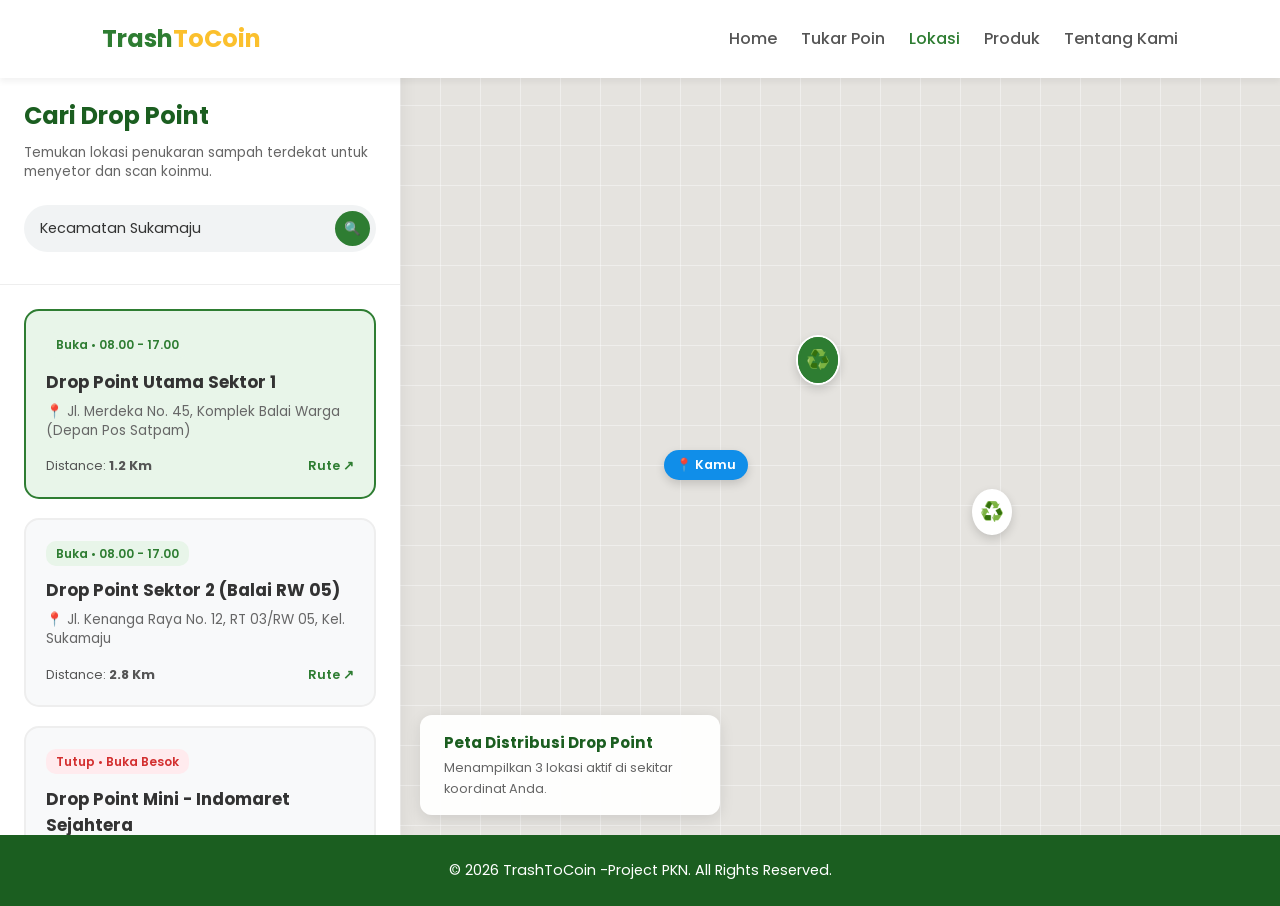
<file: lokasi.html>
<!DOCTYPE html>
<html lang="id">
<head>
    <meta charset="UTF-8">
    <meta name="viewport" content="width=device-width, initial-scale=1.0">
    <title>Lokasi Drop Point - TrashToCoin</title>
    
    <!-- Google Fonts -->
    <link rel="preconnect" href="https://fonts.googleapis.com">
    <link rel="preconnect" href="https://fonts.gstatic.com" crossorigin>
    <link href="https://fonts.googleapis.com/css2?family=Poppins:wght@300;400;600;700&display=swap" rel="stylesheet">
    
    <!-- Hubungkan ke CSS utama + CSS khusus halaman ini -->
    <link rel="stylesheet" href="css/style.css">
    <link rel="stylesheet" href="css/lokasi.css">
</head>
<body>

    <!-- Placeholder Navbar -->
    <div id="navbar-placeholder"></div>

    <!-- MAIN CONTAINER LOKASI -->
    <main class="location-container">
        
        <!-- Kolom Kiri: Search & List Lokasi -->
        <section class="location-sidebar">
            <div class="sidebar-header">
                <h2>Cari Drop Point</h2>
                <p>Temukan lokasi penukaran sampah terdekat untuk menyetor dan scan koinmu.</p>
                
                <!-- Input Cari (Mockup) -->
                <div class="search-box">
                    <input type="text" placeholder="Masukkan kota atau kecamatanmu..." value="Kecamatan Sukamaju">
                    <button class="btn-search">🔍</button>
                </div>
            </div>

            <!-- Daftar Kartu Alamat -->
            <div class="location-list">
                <!-- Kartu 1 (Active/Dipilih) -->
                <div class="location-card active">
                    <div class="card-status">Buka • 08.00 - 17.00</div>
                    <h3>Drop Point Utama Sektor 1</h3>
                    <p>📍 Jl. Merdeka No. 45, Komplek Balai Warga (Depan Pos Satpam)</p>
                    <div class="card-meta">
                        <span>Distance: <strong>1.2 Km</strong></span>
                        <a href="#" class="btn-direction">Rute ↗</a>
                    </div>
                </div>

                <!-- Kartu 2 -->
                <div class="location-card">
                    <div class="card-status">Buka • 08.00 - 17.00</div>
                    <h3>Drop Point Sektor 2 (Balai RW 05)</h3>
                    <p>📍 Jl. Kenanga Raya No. 12, RT 03/RW 05, Kel. Sukamaju</p>
                    <div class="card-meta">
                        <span>Distance: <strong>2.8 Km</strong></span>
                        <a href="#" class="btn-direction">Rute ↗</a>
                    </div>
                </div>

                <!-- Kartu 3 -->
                <div class="location-card tutup">
                    <div class="card-status">Tutup • Buka Besok</div>
                    <h3>Drop Point Mini - Indomaret Sejahtera</h3>
                    <p>📍 Area Parkir Indomaret, Jl. Pemuda No. 89</p>
                    <div class="card-meta">
                        <span>Distance: <strong>4.1 Km</strong></span>
                        <a href="#" class="btn-direction">Rute ↗</a>
                    </div>
                </div>
            </div>
        </section>

        <!-- Kolom Kanan: Visualisasi Maps -->
        <section class="location-map-area">
            <!-- Mockup Map UI menggunakan CSS Kreatif -->
            <div class="mockup-map">
                <!-- Ornamen simulasi GPS pin -->
                <div class="map-pin pin-1 active">
                    <div class="pin-pulse"></div>
                    ♻️
                </div>
                <div class="map-pin pin-2">♻️</div>
                <div class="map-pin user-location">📍 Kamu</div>
                
                <!-- Keterangan mengambang di atas peta -->
                <div class="map-overlay-info">
                    <h4>Peta Distribusi Drop Point</h4>
                    <p>Menampilkan 3 lokasi aktif di sekitar koordinat Anda.</p>
                </div>
            </div>
        </section>

    </main>

    <!-- FOOTER -->
    <footer>
        <p>&copy; 2026 TrashToCoin -Project PKN. All Rights Reserved.</p>
    </footer>

    <!-- SCRIPT NAVBAR -->
    <script>
        fetch('components/navbar.html')
            .then(response => response.text())
            .then(data => {
                document.getElementById('navbar-placeholder').innerHTML = data;
                
                const currentPage = window.location.pathname.split("/").pop() || "index.html";
                const navLinks = document.querySelectorAll('.nav-links a');
                navLinks.forEach(link => {
                    if(link.getAttribute('href') === currentPage) {
                        link.classList.add('active');
                    }
                });

                const hamburger = document.getElementById('hamburger-btn');
                const navMenu = document.getElementById('nav-menu');
                hamburger.addEventListener('click', () => {
                    hamburger.classList.toggle('active');
                    navMenu.classList.toggle('active');
                });
            })
            .catch(error => console.error('Gagal memuat navbar:', error));
    </script>
</body>
</html>
</file>
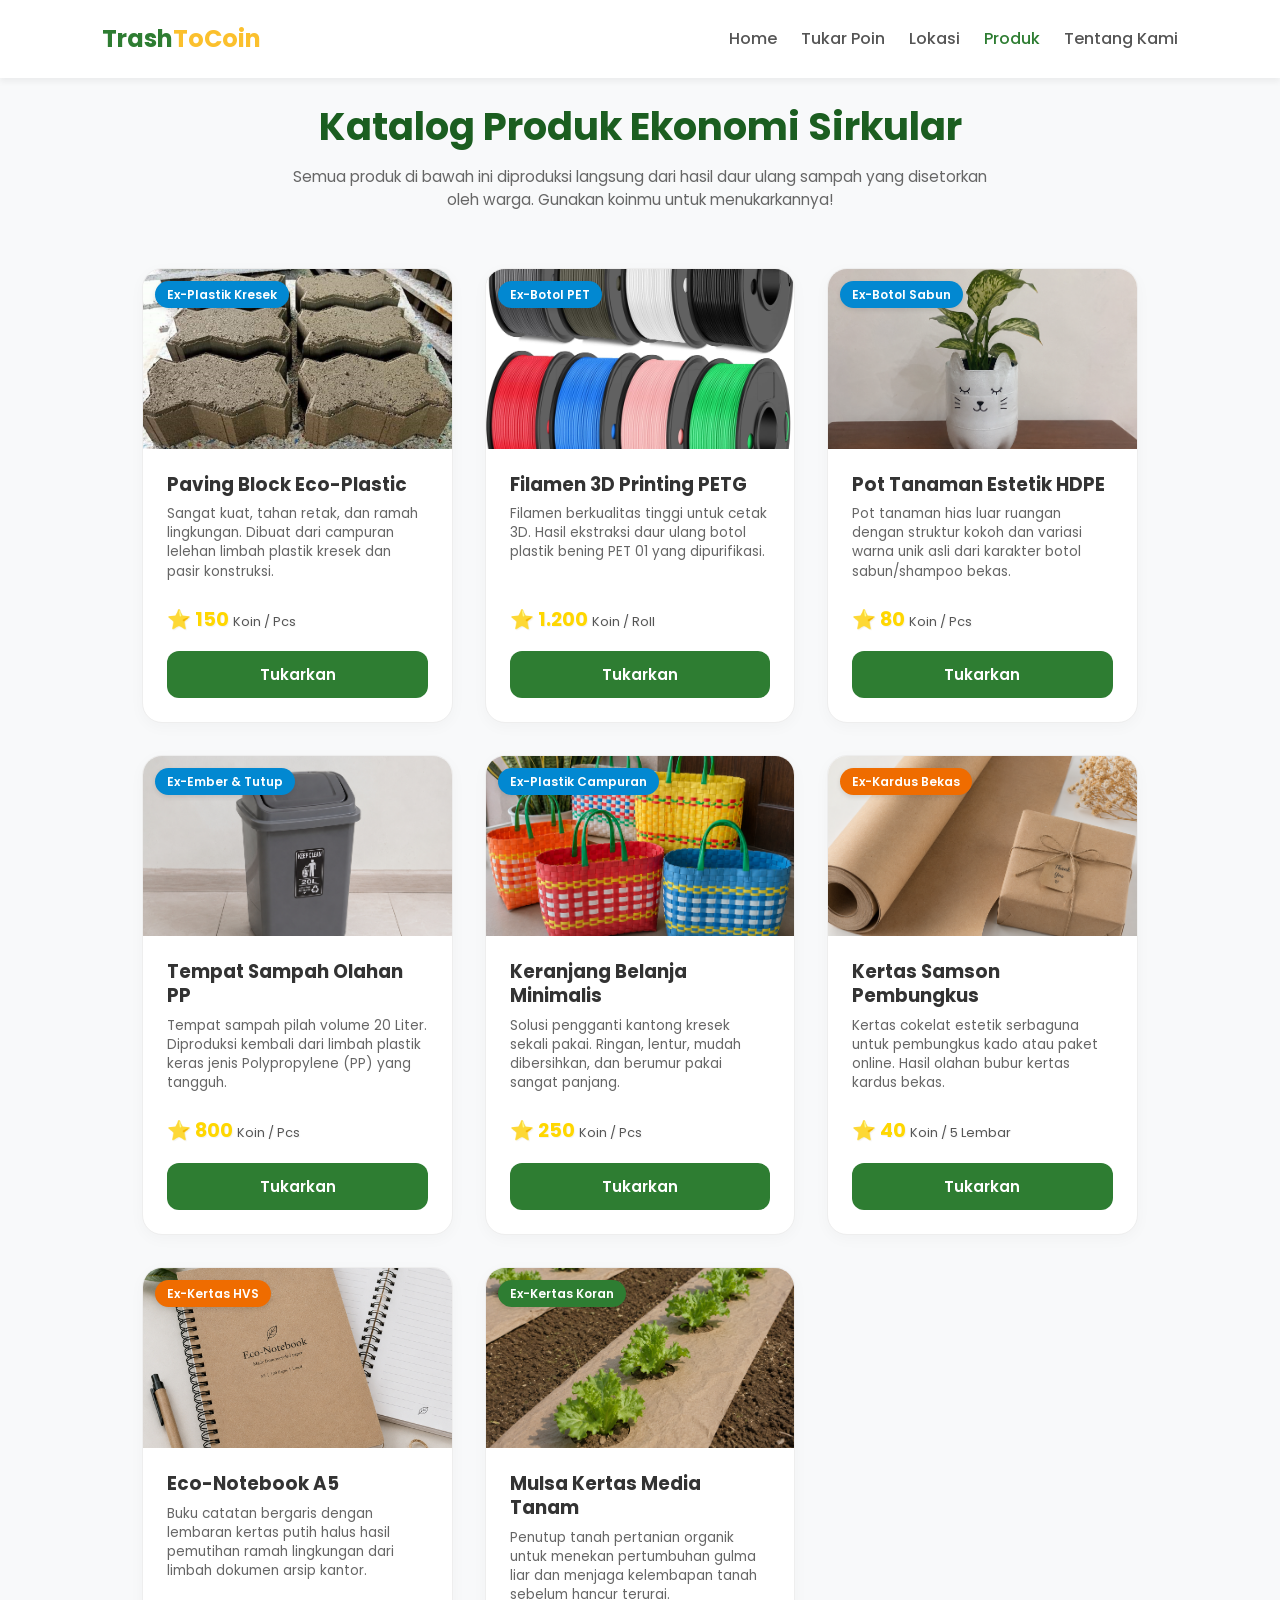
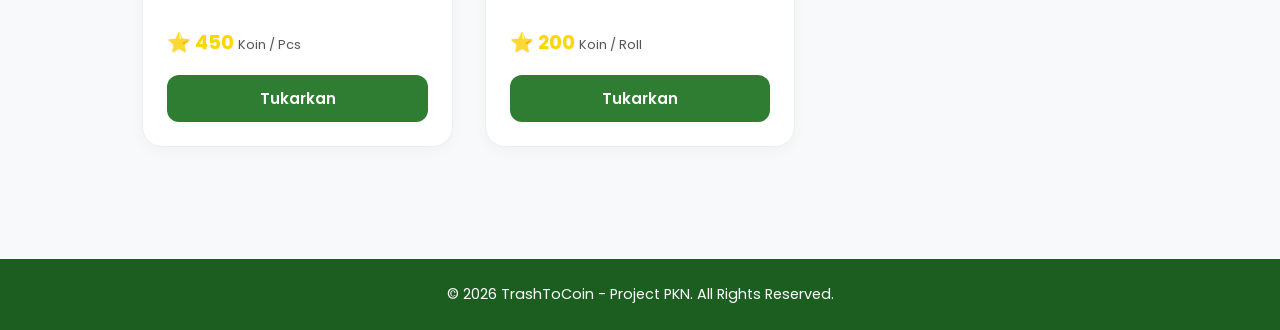
<file: produk.html>
<!DOCTYPE html>
<html lang="id">
<head>
    <meta charset="UTF-8">
    <meta name="viewport" content="width=device-width, initial-scale=1.0">
    <title>Katalog Produk - TrashToCoin</title>
    
    <link rel="preconnect" href="https://fonts.googleapis.com">
    <link rel="preconnect" href="https://fonts.gstatic.com" crossorigin>
    <link href="https://fonts.googleapis.com/css2?family=Poppins:wght@300;400;600;700&display=swap" rel="stylesheet">
    
    <link rel="stylesheet" href="css/style.css">
    <link rel="stylesheet" href="css/produk.css">
</head>
<body>

    <div id="navbar-placeholder"></div>

    <main class="products-container">
        <header class="products-header">
            <h2>Katalog Produk Ekonomi Sirkular</h2>
            <p>Semua produk di bawah ini diproduksi langsung dari hasil daur ulang sampah yang disetorkan oleh warga. Gunakan koinmu untuk menukarkannya!</p>
        </header>

        <section class="products-grid">
            
            <div class="product-card">
                <div class="product-image-wrapper">
                    <img src="assets/images/paving.png" alt="Paving Block Plastik">
                    <span class="eco-badge plastik">Ex-Plastik Kresek</span>
                </div>
                <div class="product-info">
                    <h3>Paving Block Eco-Plastic</h3>
                    <p class="product-desc">Sangat kuat, tahan retak, dan ramah lingkungan. Dibuat dari campuran lelehan limbah plastik kresek dan pasir konstruksi.</p>
                    <div class="product-price">⭐ 150 <span>Koin / Pcs</span></div>
                    <button class="btn-buy">Tukarkan</button>
                </div>
            </div>

            <div class="product-card">
                <div class="product-image-wrapper">
                    <img src="assets/images/filamen.jpg" alt="Filamen Printer 3D">
                    <span class="eco-badge plastik">Ex-Botol PET</span>
                </div>
                <div class="product-info">
                    <h3>Filamen 3D Printing PETG</h3>
                    <p class="product-desc">Filamen berkualitas tinggi untuk cetak 3D. Hasil ekstraksi daur ulang botol plastik bening PET 01 yang dipurifikasi.</p>
                    <div class="product-price">⭐ 1.200 <span>Koin / Roll</span></div>
                    <button class="btn-buy">Tukarkan</button>
                </div>
            </div>

            <div class="product-card">
                <div class="product-image-wrapper">
                    <img src="assets/images/pot.png" alt="Pot Tanaman">
                    <span class="eco-badge plastik">Ex-Botol Sabun</span>
                </div>
                <div class="product-info">
                    <h3>Pot Tanaman Estetik HDPE</h3>
                    <p class="product-desc">Pot tanaman hias luar ruangan dengan struktur kokoh dan variasi warna unik asli dari karakter botol sabun/shampoo bekas.</p>
                    <div class="product-price">⭐ 80 <span>Koin / Pcs</span></div>
                    <button class="btn-buy">Tukarkan</button>
                </div>
            </div>

            <div class="product-card">
                <div class="product-image-wrapper">
                    <img src="assets/images/trash.png" alt="Tempat Sampah">
                    <span class="eco-badge plastik">Ex-Ember & Tutup</span>
                </div>
                <div class="product-info">
                    <h3>Tempat Sampah Olahan PP</h3>
                    <p class="product-desc">Tempat sampah pilah volume 20 Liter. Diproduksi kembali dari limbah plastik keras jenis Polypropylene (PP) yang tangguh.</p>
                    <div class="product-price">⭐ 800 <span>Koin / Pcs</span></div>
                    <button class="btn-buy">Tukarkan</button>
                </div>
            </div>

            <div class="product-card">
                <div class="product-image-wrapper">
                    <img src="assets/images/keranjang.png" alt="Keranjang Belanja">
                    <span class="eco-badge plastik">Ex-Plastik Campuran</span>
                </div>
                <div class="product-info">
                    <h3>Keranjang Belanja Minimalis</h3>
                    <p class="product-desc">Solusi pengganti kantong kresek sekali pakai. Ringan, lentur, mudah dibersihkan, dan berumur pakai sangat panjang.</p>
                    <div class="product-price">⭐ 250 <span>Koin / Pcs</span></div>
                    <button class="btn-buy">Tukarkan</button>
                </div>
            </div>

            <div class="product-card">
                <div class="product-image-wrapper">
                    <img src="assets/images/kertas.png" alt="Kertas Pembungkus">
                    <span class="eco-badge kertas">Ex-Kardus Bekas</span>
                </div>
                <div class="product-info">
                    <h3>Kertas Samson Pembungkus</h3>
                    <p class="product-desc">Kertas cokelat estetik serbaguna untuk pembungkus kado atau paket online. Hasil olahan bubur kertas kardus bekas.</p>
                    <div class="product-price">⭐ 40 <span>Koin / 5 Lembar</span></div>
                    <button class="btn-buy">Tukarkan</button>
                </div>
            </div>

            <div class="product-card">
                <div class="product-image-wrapper">
                    <img src="assets/images/notebook.png" alt="Buku Tulis">
                    <span class="eco-badge kertas">Ex-Kertas HVS</span>
                </div>
                <div class="product-info">
                    <h3>Eco-Notebook A5</h3>
                    <p class="product-desc">Buku catatan bergaris dengan lembaran kertas putih halus hasil pemutihan ramah lingkungan dari limbah dokumen arsip kantor.</p>
                    <div class="product-price">⭐ 450 <span>Koin / Pcs</span></div>
                    <button class="btn-buy">Tukarkan</button>
                </div>
            </div>

            <div class="product-card">
                <div class="product-image-wrapper">
                    <img src="assets/images/media.png" alt="Mulsa Kertas">
                    <span class="eco-badge organik">Ex-Kertas Koran</span>
                </div>
                <div class="product-info">
                    <h3>Mulsa Kertas Media Tanam</h3>
                    <p class="product-desc">Penutup tanah pertanian organik untuk menekan pertumbuhan gulma liar dan menjaga kelembapan tanah sebelum hancur terurai.</p>
                    <div class="product-price">⭐ 200 <span>Koin / Roll</span></div>
                    <button class="btn-buy">Tukarkan</button>
                </div>
            </div>

        </section>
    </main>

    <footer class="product-footer">
        <p>&copy; 2026 TrashToCoin -  Project PKN. All Rights Reserved.</p>
    </footer>

    <script>
        fetch('components/navbar.html')
            .then(response => response.text())
            .then(data => {
                document.getElementById('navbar-placeholder').innerHTML = data;
                
                const currentPage = window.location.pathname.split("/").pop() || "index.html";
                const navLinks = document.querySelectorAll('.nav-links a');
                navLinks.forEach(link => {
                    if(link.getAttribute('href') === currentPage) {
                        link.classList.add('active');
                    }
                });

                const hamburger = document.getElementById('hamburger-btn');
                const navMenu = document.getElementById('nav-menu');
                hamburger.addEventListener('click', () => {
                    hamburger.classList.toggle('active');
                    navMenu.classList.toggle('active');
                });
            })
            .catch(error => console.error('Gagal memuat navbar:', error));
    </script>
</body>
</html>
</file>
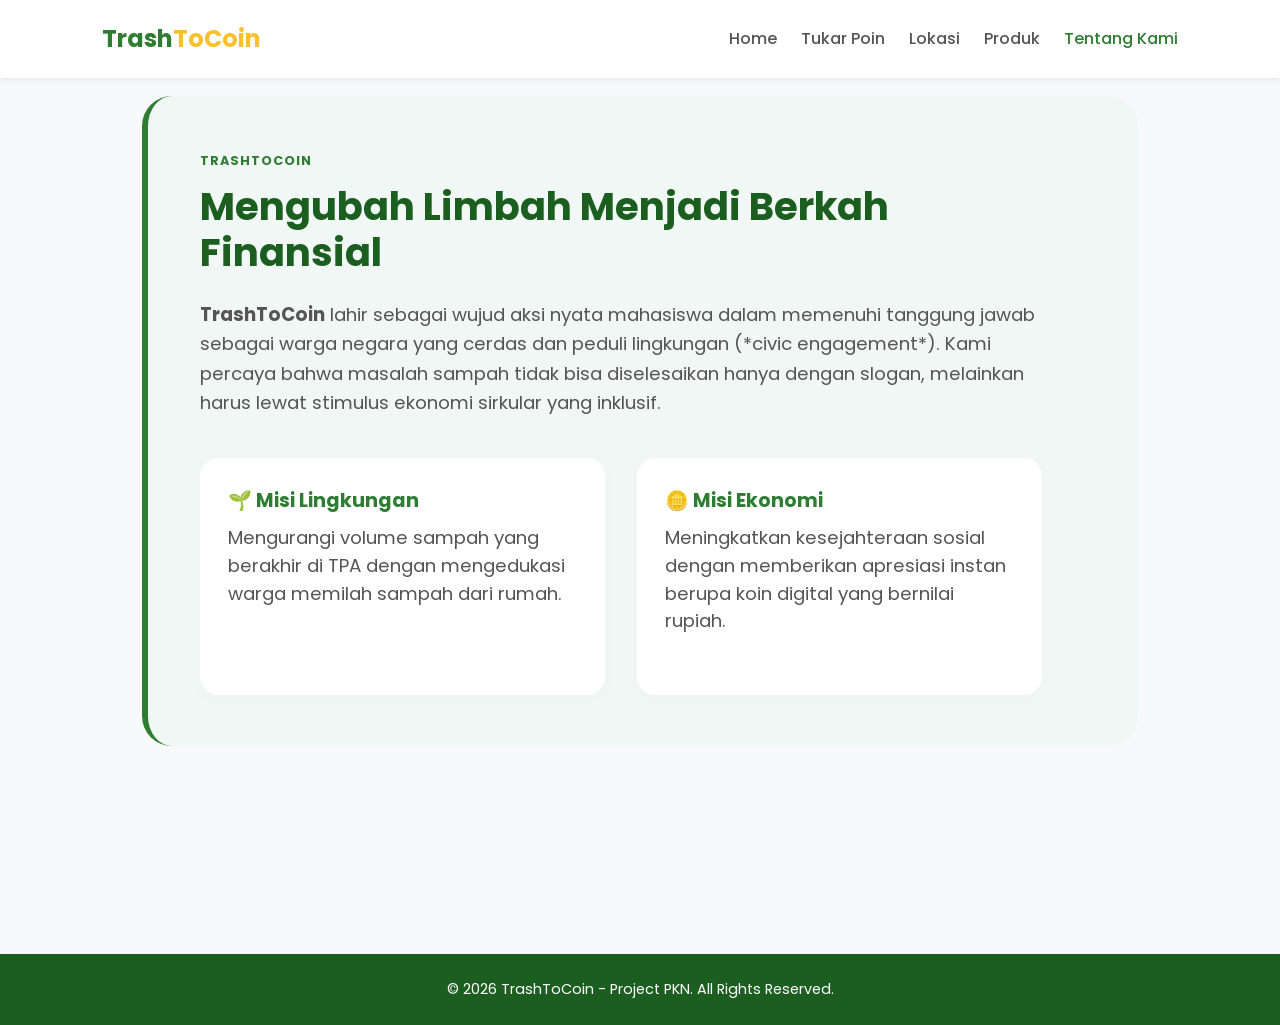
<file: tentang-kami.html>
<!DOCTYPE html>
<html lang="id">
<head>
    <meta charset="UTF-8">
    <meta name="viewport" content="width=device-width, initial-scale=1.0">
    <title>Tentang Kami - TrashToCoin</title>
    
    <link rel="preconnect" href="https://fonts.googleapis.com">
    <link rel="preconnect" href="https://fonts.gstatic.com" crossorigin>
    <link href="https://fonts.googleapis.com/css2?family=Poppins:wght@300;400;600;700&display=swap" rel="stylesheet">
    
    <link rel="stylesheet" href="css/style.css">
    <link rel="stylesheet" href="css/about.css">
</head>
<body>

    <div id="navbar-placeholder"></div>

    <main class="about-container">
        
        <section class="about-hero">
            <div class="hero-text">
                <span class="section-tag">TrashToCoin</span>
                <h2>Mengubah Limbah Menjadi Berkah Finansial</h2>
                <p><strong>TrashToCoin</strong> lahir sebagai wujud aksi nyata mahasiswa dalam memenuhi tanggung jawab sebagai warga negara yang cerdas dan peduli lingkungan (*civic engagement*). Kami percaya bahwa masalah sampah tidak bisa diselesaikan hanya dengan slogan, melainkan harus lewat stimulus ekonomi sirkular yang inklusif.</p>
                
                <div class="mission-boxes">
                    <div class="m-box">
                        <h4>🌱 Misi Lingkungan</h4>
                        <p>Mengurangi volume sampah yang berakhir di TPA dengan mengedukasi warga memilah sampah dari rumah.</p>
                    </div>
                    <div class="m-box">
                        <h4>🪙 Misi Ekonomi</h4>
                        <p>Meningkatkan kesejahteraan sosial dengan memberikan apresiasi instan berupa koin digital yang bernilai rupiah.</p>
                    </div>
                </div>
            </div>
        </section>


 

    </main>

    <footer class="about-footer">
        <p>&copy; 2026 TrashToCoin -  Project PKN. All Rights Reserved.</p>
    </footer>

    <script>
        fetch('components/navbar.html')
            .then(response => response.text())
            .then(data => {
                document.getElementById('navbar-placeholder').innerHTML = data;
                
                const currentPage = window.location.pathname.split("/").pop() || "index.html";
                const navLinks = document.querySelectorAll('.nav-links a');
                navLinks.forEach(link => {
                    if(link.getAttribute('href') === currentPage) {
                        link.classList.add('active');
                    }
                });

                const hamburger = document.getElementById('hamburger-btn');
                const navMenu = document.getElementById('nav-menu');
                hamburger.addEventListener('click', () => {
                    hamburger.classList.toggle('active');
                    navMenu.classList.toggle('active');
                });
            })
            .catch(error => console.error('Gagal memuat navbar:', error));
    </script>
</body>
</html>
</file>
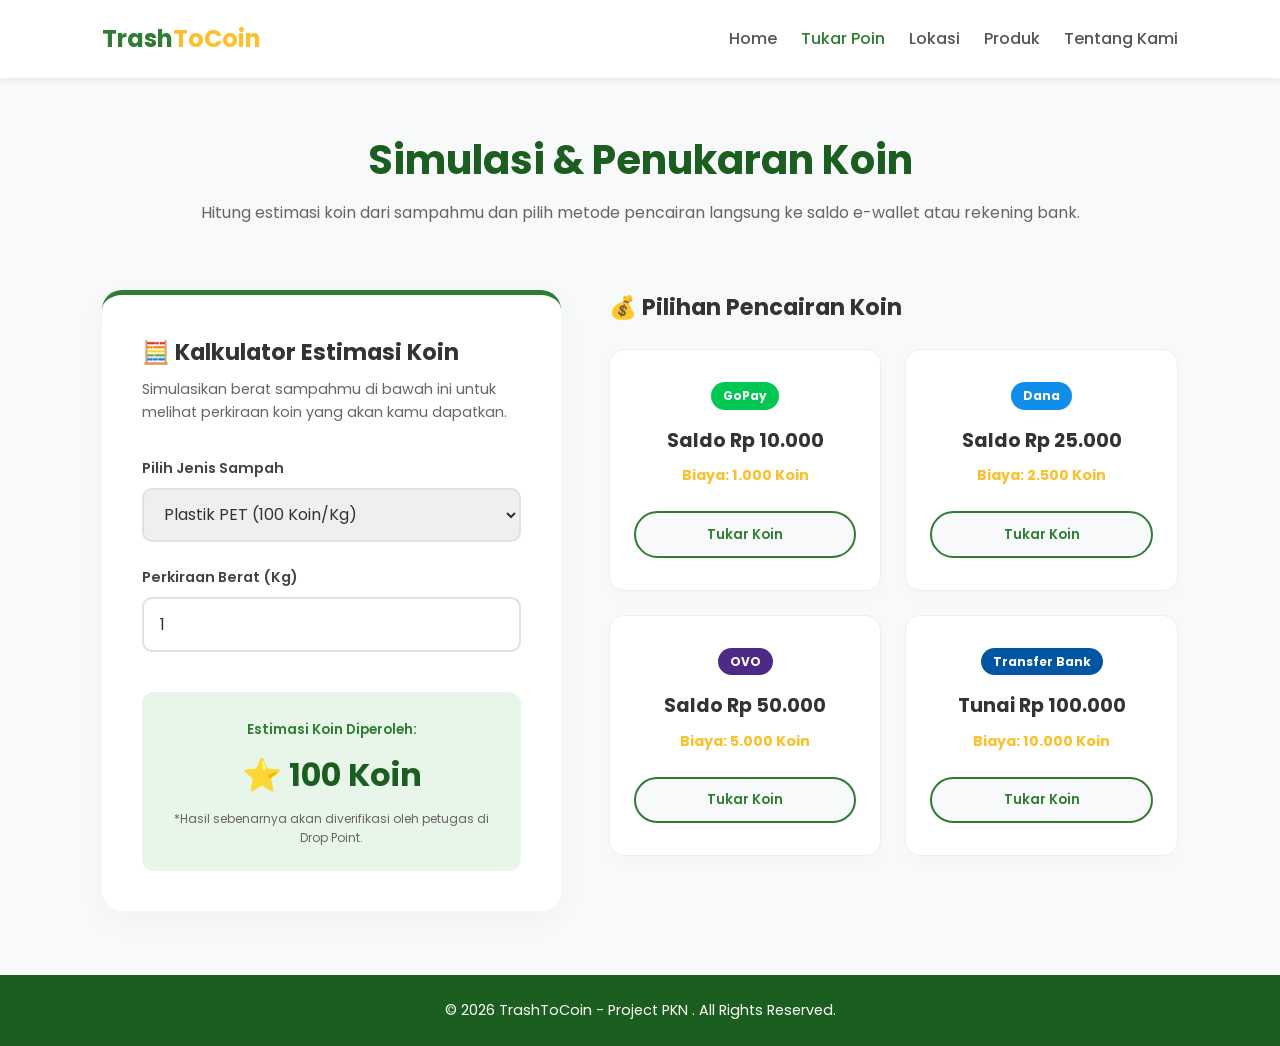
<file: tukar-poin.html>
<!DOCTYPE html>
<html lang="id">
<head>
    <meta charset="UTF-8">
    <meta name="viewport" content="width=device-width, initial-scale=1.0">
    <title>Tukar Poin - TrashToCoin</title>
    
    <!-- Google Fonts -->
    <link rel="preconnect" href="https://fonts.googleapis.com">
    <link rel="preconnect" href="https://fonts.gstatic.com" crossorigin>
    <link href="https://fonts.googleapis.com/css2?family=Poppins:wght@300;400;600;700&display=swap" rel="stylesheet">
    
    <!-- Hubungkan ke CSS Eksternal -->
    <link rel="stylesheet" href="css/style.css">
</head>
<body>

    <!-- Placeholder Navbar -->
    <div id="navbar-placeholder"></div>

    <!-- MAIN CONTENT KELOLA POIN -->
    <main class="poin-page">
        <div class="poin-header">
            <h1>Simulasi & Penukaran Koin</h1>
            <p>Hitung estimasi koin dari sampahmu dan pilih metode pencairan langsung ke saldo e-wallet atau rekening bank.</p>
        </div>

        <div class="poin-wrapper">
            <!-- KOLOM KIRI: KALKULATOR INPUT STATIS (MOCKUP) -->
            <div class="poin-calc-card">
                <h3>🧮 Kalkulator Estimasi Koin</h3>
                <p class="calc-desc">Simulasikan berat sampahmu di bawah ini untuk melihat perkiraan koin yang akan kamu dapatkan.</p>
                
                <form class="calc-form" onsubmit="return false;">
                    <div class="input-group">
                        <label for="waste-select">Pilih Jenis Sampah</label>
                        <select id="waste-select">
                            <option value="100">Plastik PET (100 Koin/Kg)</option>
                            <option value="120">Plastik HDPE (120 Koin/Kg)</option>
                            <option value="80">Kardus & Karton (80 Koin/Kg)</option>
                            <option value="70">Kertas & Koran (70 Koin/Kg)</option>
                        </select>
                    </div>

                    <div class="input-group">
                        <label for="weight-input">Perkiraan Berat (Kg)</label>
                        <input type="number" id="weight-input" placeholder="Masukkan berat, misal: 5" min="1" value="1">
                    </div>

                    <!-- Tampilan Hasil Simulasi -->
                    <div class="calc-result-box">
                        <span class="result-label">Estimasi Koin Diperoleh:</span>
                        <div class="result-value">⭐ <span id="coin-total">100</span> Koin</div>
                        <p class="result-note">*Hasil sebenarnya akan diverifikasi oleh petugas di Drop Point.</p>
                    </div>
                </form>
            </div>

            <!-- KOLOM KANAN: KATALOG PENUKARAN SALDO -->
            <div class="poin-catalog">
                <h3>💰 Pilihan Pencairan Koin</h3>
                
                <div class="catalog-grid">
                    <!-- Kartu Penukaran 1 -->
                    <div class="payout-card">
                        <div class="payout-badge">GoPay</div>
                        <h4>Saldo Rp 10.000</h4>
                        <p class="payout-cost">Biaya: 1.000 Koin</p>
                        <button class="btn-redeem">Tukar Koin</button>
                    </div>

                    <!-- Kartu Penukaran 2 -->
                    <div class="payout-card">
                        <div class="payout-badge" style="background-color: #118eea;">Dana</div>
                        <h4>Saldo Rp 25.000</h4>
                        <p class="payout-cost">Biaya: 2.500 Koin</p>
                        <button class="btn-redeem">Tukar Koin</button>
                    </div>

                    <!-- Kartu Penukaran 3 -->
                    <div class="payout-card">
                        <div class="payout-badge" style="background-color: #4d2a86;">OVO</div>
                        <h4>Saldo Rp 50.000</h4>
                        <p class="payout-cost">Biaya: 5.000 Koin</p>
                        <button class="btn-redeem">Tukar Koin</button>
                    </div>

                    <!-- Kartu Penukaran 4 -->
                    <div class="payout-card">
                        <div class="payout-badge" style="background-color: #0056a3;">Transfer Bank</div>
                        <h4>Tunai Rp 100.000</h4>
                        <p class="payout-cost">Biaya: 10.000 Koin</p>
                        <button class="btn-redeem">Tukar Koin</button>
                    </div>
                </div>
            </div>
        </div>
    </main>

    <!-- FOOTER -->
    <footer>
        <p>&copy; 2026 TrashToCoin -  Project PKN . All Rights Reserved.</p>
    </footer>

    <!-- SCRIPT NAVBAR & FITUR INTERAKTIF KALKULATOR -->
    <script>
        // Load Navbar
        fetch('components/navbar.html')
            .then(response => response.text())
            .then(data => {
                document.getElementById('navbar-placeholder').innerHTML = data;
                
                const currentPage = window.location.pathname.split("/").pop() || "index.html";
                const navLinks = document.querySelectorAll('.nav-links a');
                navLinks.forEach(link => {
                    if(link.getAttribute('href') === currentPage) {
                        link.classList.add('active');
                    }
                });

                const hamburger = document.getElementById('hamburger-btn');
                const navMenu = document.getElementById('nav-menu');
                hamburger.addEventListener('click', () => {
                    hamburger.classList.toggle('active');
                    navMenu.classList.toggle('active');
                });
            });

        // LOGIKA KALKULATOR INTERAKTIF
        const wasteSelect = document.getElementById('waste-select');
        const weightInput = document.getElementById('weight-input');
        const coinTotal = document.getElementById('coin-total');

        function calculateCoins() {
            const coinPerKg = parseInt(wasteSelect.value);
            const weight = parseFloat(weightInput.value) || 0;
            const total = Math.round(coinPerKg * weight);
            coinTotal.innerText = total.toLocaleString('id-ID');
        }

        // Jalankan fungsi setiap kali ada perubahan input
        wasteSelect.addEventListener('change', calculateCoins);
        weightInput.addEventListener('input', calculateCoins);
    </script>
</body>
</html>
</file>
<file: css/style.css>
/* --- RESET & BASE STYLES --- */
* {
    margin: 0;
    padding: 0;
    box-sizing: border-box;
    font-family: 'Poppins', sans-serif;
}

:root {
    font-size: 16px; 
}

body {
    background-color: #f8f9fa;
    color: #333;
    line-height: 1.6;
    overflow-x: hidden;
}

/* --- NAVBAR STYLES (STICKY) --- */
.navbar {
    display: flex;
    justify-content: space-between;
    align-items: center;
    background-color: #ffffff;
    padding: 1.25rem 8%;
    box-shadow: 0 4px 6px rgba(0,0,0,0.05);
    position: fixed;
    top: 0;
    left: 0;
    width: 100%;
    z-index: 1000;
}

.logo {
    font-size: 1.5rem;
    font-weight: 700;
    color: #2e7d32;
}

.logo span {
    color: #fbc02d;
}

.nav-links {
    display: flex;
    list-style: none;
    align-items: center;
}

.nav-links li {
    margin-left: 1.5rem;
}

.nav-links a {
    text-decoration: none;
    color: #555;
    font-weight: 500;
    font-size: 1rem;
    transition: color 0.3s;
}

.nav-links a:hover, .nav-links a.active {
    color: #2e7d32;
}

.hamburger {
    display: none;
    cursor: pointer;
    flex-direction: column;
    gap: 5px;
}

.hamburger .bar {
    display: block;
    width: 25px;
    height: 3px;
    background-color: #2e7d32;
    border-radius: 3px;
    transition: all 0.3s ease;
}

/* --- HERO SECTION (OPTIMIZED) --- */
.hero {
    display: flex;
    align-items: center;
    justify-content: space-between;
    padding: 8rem 8% 4rem 8%;
    background: linear-gradient(135deg, #e8f5e9 0%, #ffffff 100%);
    min-height: 90vh;
    position: relative;
    background-size: cover;
    background-position: center;
}

.hero-text {
    flex: 1;
    padding-right: 5%;
    z-index: 2; /* Supaya teks di HP tetap berada di atas background hitam */
}

.hero-text h1 {
    font-size: clamp(2.2rem, 4vw, 3.2rem); 
    color: #1b5e20;
    line-height: 1.2;
    margin-bottom: 1.5rem;
    transition: color 0.3s;
}

.hero-text p {
    font-size: clamp(1rem, 1.5vw, 1.15rem);
    color: #555;
    margin-bottom: 2rem;
    transition: color 0.3s;
}

.btn-main {
    display: inline-block;
    padding: 0.8rem 2rem;
    background-color: #2e7d32;
    color: white;
    text-decoration: none;
    border-radius: 30px;
    font-weight: 600;
    font-size: 1rem;
    box-shadow: 0 4px 10px rgba(46, 125, 50, 0.3);
    transition: transform 0.3s, background-color 0.3s;
}

.btn-main:hover {
    background-color: #1b5e20;
    transform: translateY(-3px);
}

.hero-image {
    flex: 1;
    display: flex;
    justify-content: center;
    align-items: center;
}

/* Pengaturan Gambar Utama Desktop */
.hero-image img {
    max-width: 100%;
    height: auto;
    object-fit: contain;
    border-radius: 20px; /* Opsional: biar sudut gambarmu melengkung rapi */
}

/* --- SECTION EDUKASI & VISI (NEW MODERN LOOK) --- */
.education {
    padding: 6rem 8%;
    background-color: #ffffff;
}

.edu-wrapper {
    display: flex;
    gap: 4rem;
    align-items: center; /* Menyeimbangkan posisi vertikal kiri dan kanan */
}

/* Kolom Kiri */
.edu-left {
    flex: 1;
}

.edu-left h2 {
    font-size: clamp(2rem, 3.5vw, 2.8rem);
    color: #1b5e20;
    line-height: 1.2;
    margin-bottom: 1.5rem;
}

.edu-accent-text {
    font-size: 1.1rem;
    color: #666;
    border-left: 4px solid #fbc02d; /* Aksen warna emas koin */
    padding-left: 1rem;
}

/* Kolom Kanan */
.edu-right {
    flex: 1.2;
    display: flex;
    flex-direction: column;
    gap: 2rem;
}

.edu-info-card {
    display: flex;
    gap: 1.5rem;
    background-color: #f8f9fa;
    padding: 2rem;
    border-radius: 20px;
    box-shadow: 0 4px 15px rgba(0, 0, 0, 0.02);
    transition: transform 0.3s ease, box-shadow 0.3s ease;
}

.edu-info-card:hover {
    transform: translateX(5px); /* Efek geser tipis ke kanan saat di-hover */
    box-shadow: 0 8px 25px rgba(46, 125, 50, 0.08);
}

.edu-icon-circle {
    font-size: 2rem;
    background-color: #e8f5e9;
    width: 60px;
    height: 60px;
    min-width: 60px; /* Mencegah lingkaran gepeng */
    border-radius: 50%;
    display: flex;
    align-items: center;
    justify-content: center;
}

.edu-card-content h3 {
    color: #2e7d32;
    font-size: 1.25rem;
    margin-bottom: 0.5rem;
}

.edu-card-content p {
    color: #555;
    font-size: 0.95rem;
    line-height: 1.5;
}

/* --- ADJUSTMENT RESPONSIVITAS DI MEDIA QUERY --- */
/* Cari bagian @media (max-width: 968px) yang sudah ada di file CSS-mu, 
   lalu hapus baris (.edu-container { flex-direction: column; }) yang lama, 
   ganti dengan kode di bawah ini: */

@media (max-width: 968px) {
    /* ... (kode hero yang lama tetap biarkan saja) ... */

    .edu-wrapper {
        flex-direction: column; /* Menumpuk ke bawah di layar tablet/HP */
        gap: 3rem;
        text-align: center;
    }

    .edu-accent-text {
        border-left: none;
        border-top: 3px solid #fbc02d;
        padding-left: 0;
        padding-top: 1rem;
    }

    .edu-info-card {
        flex-direction: column; /* Di HP ikon berada di atas teks */
        align-items: center;
        text-align: center;
        padding: 2rem 1.5rem;
    }
}

/* --- SECTION JENIS SAMPAH --- */
.waste-types {
    padding: 5rem 8%;
    background-color: #f0f7f4; 
    text-align: center;
}

.waste-types h2 {
    font-size: clamp(1.8rem, 3vw, 2.5rem);
    color: #1b5e20;
    margin-bottom: 0.5rem;
}

.section-subtitle {
    font-size: 1rem;
    color: #666;
    margin-bottom: 3rem;
}

.grid-waste {
    display: grid;
    grid-template-columns: repeat(auto-fit, minmax(240px, 1fr));
    gap: 2rem;
}

.waste-card {
    background-color: #ffffff;
    padding: 2.5rem 1.5rem;
    border-radius: 20px;
    box-shadow: 0 5px 15px rgba(0,0,0,0.03);
    position: relative;
    overflow: hidden;
    transition: transform 0.3s ease;
}

.waste-card:hover {
    transform: translateY(-5px);
}

.waste-badge {
    position: absolute;
    top: 0;
    right: 0;
    background-color: #e8f5e9;
    color: #2e7d32;
    padding: 5px 15px;
    font-size: 0.75rem;
    font-weight: 600;
    border-bottom-left-radius: 15px;
}

.waste-icon {
    font-size: 3.5rem;
    margin-bottom: 1rem;
}

.waste-card h3 {
    font-size: 1.25rem;
    color: #333;
    margin-bottom: 0.8rem;
}

.waste-card p {
    font-size: 0.9rem;
    color: #666;
    margin-bottom: 1.5rem;
}

.coin-value {
    display: inline-block;
    background-color: #fbc02d;
    color: #333;
    font-weight: 700;
    font-size: 0.9rem;
    padding: 6px 15px;
    border-radius: 20px;
}

/* --- SECTION FEATURES --- */
.features {
    padding: 5rem 8%;
    text-align: center;
    background-color: #ffffff;
}

.features h2 {
    font-size: clamp(1.8rem, 3vw, 2.5rem);
    color: #1b5e20;
    margin-bottom: 3rem;
}

.grid-steps {
    display: grid;
    grid-template-columns: repeat(auto-fit, minmax(220px, 1fr)); 
    gap: 1.5rem;
}

.step-card {
    background-color: #f8f9fa;
    padding: 2.5rem 1.5rem; 
    border-radius: 15px;
    transition: transform 0.3s;
    border-bottom: 4px solid #2e7d32;
}

.step-card:hover {
    transform: translateY(-10px);
}

.icon-box {
    font-size: 3rem;
    margin-bottom: 1rem;
}

.step-card h3 {
    font-size: 1.3rem;
    margin-bottom: 0.8rem;
    color: #333;
}

.step-card p {
    font-size: 0.95rem;
    color: #666;
}

/* --- FOOTER --- */
footer {
    background-color: #1b5e20;
    color: white;
    text-align: center;
    padding: 1.5rem;
    font-size: 0.9rem;
}

/* --- RESPONSIVITAS TOTAL & BREAKPOINTS --- */

@media (max-width: 968px) {
    /* Ketika di Tablet/HP, Gambar Kanan Hilang & Berubah jadi Background Hero + Overlay Agak Gelap */
    .hero {
        background-image: linear-gradient(rgba(0, 0, 0, 0.65), rgba(0, 0, 0, 0.65)), url('../assets/images/hero-bg.jpg'); /* Silakan sesuaikan nama/jalur gambarmu di sini */
        text-align: center;
        padding: 10rem 5% 6rem 5%;
    }

    .hero-image {
        display: none; /* Menyembunyikan tag img bawaan desktop */
    }

    /* Mengubah warna teks teks hero di HP jadi putih agar kontras dengan latar belakang hitam */
    .hero-text h1 {
        color: #ffffff;
    }

    .hero-text p {
        color: #e0e0e0;
    }

    /* Edukasi Box berubah susunan ke bawah */
    .edu-container {
        flex-direction: column;
        gap: 1.5rem;
    }
}

@media (max-width: 768px) {
    .hamburger {
        display: flex;
    }

    .nav-links {
        position: absolute;
        top: 65px; 
        right: -100%; 
        flex-direction: column;
        background-color: #ffffff;
        width: 100%;
        text-align: center;
        gap: 1.5rem;
        padding: 2rem 0;
        box-shadow: 0 10px 10px rgba(0, 0, 0, 0.05);
        transition: 0.3s ease;
    }

    .nav-links li {
        margin-left: 0;
        width: 100%;
    }

    .nav-links a {
        display: block;
        padding: 0.5rem 0;
        font-size: 1.1rem;
    }

    .nav-links.active {
        right: 0;
    }

    .hamburger.active .bar:nth-child(2) {
        opacity: 0;
    }
    .hamburger.active .bar:nth-child(1) {
        transform: translateY(8px) rotate(45deg);
    }
    .hamburger.active .bar:nth-child(3) {
        transform: translateY(-8px) rotate(-45deg);
    }
}

/* --- HALAMAN TUKAR POIN (NEW SECTION) --- */
.poin-page {
    padding: 8rem 8% 4rem 8%;
    min-height: 90vh;
}

.poin-header {
    text-align: center;
    margin-bottom: 4rem;
}

.poin-header h1 {
    font-size: clamp(2rem, 3.5vw, 2.5rem);
    color: #1b5e20;
    margin-bottom: 0.5rem;
}

.poin-header p {
    color: #666;
    font-size: 1rem;
}

.poin-wrapper {
    display: flex;
    gap: 3rem;
    align-items: flex-start;
}

/* Kolom Kiri: Kalkulator */
.poin-calc-card {
    flex: 1;
    background-color: #ffffff;
    padding: 2.5rem;
    border-radius: 20px;
    box-shadow: 0 10px 30px rgba(0,0,0,0.03);
    border-top: 5px solid #2e7d32;
    position: sticky;
    top: 100px; /* Ikut melayang saat di-scroll jika di desktop */
}

.poin-calc-card h3 {
    color: #333;
    font-size: 1.4rem;
    margin-bottom: 0.5rem;
}

.calc-desc {
    font-size: 0.9rem;
    color: #666;
    margin-bottom: 2rem;
}

.calc-form {
    display: flex;
    flex-direction: column;
    gap: 1.5rem;
}

.input-group {
    display: flex;
    flex-direction: column;
    gap: 0.5rem;
}

.input-group label {
    font-size: 0.9rem;
    font-weight: 600;
    color: #444;
}

.input-group select, .input-group input {
    padding: 0.8rem 1rem;
    border: 2px solid #e0e0e0;
    border-radius: 10px;
    font-size: 1rem;
    color: #333;
    outline: none;
    transition: border-color 0.3s;
}

.input-group select:focus, .input-group input:focus {
    border-color: #2e7d32;
}

.calc-result-box {
    background-color: #e8f5e9;
    padding: 1.5rem;
    border-radius: 12px;
    text-align: center;
    margin-top: 1rem;
}

.result-label {
    font-size: 0.85rem;
    color: #2e7d32;
    font-weight: 600;
}

.result-value {
    font-size: 2rem;
    font-weight: 700;
    color: #1b5e20;
    margin: 0.5rem 0;
}

.result-note {
    font-size: 0.75rem;
    color: #666;
}

/* Kolom Kanan: Katalog */
.poin-catalog {
    flex: 1.5;
}

.poin-catalog h3 {
    font-size: 1.4rem;
    color: #333;
    margin-bottom: 1.5rem;
}

.catalog-grid {
    display: grid;
    grid-template-columns: repeat(auto-fit, minmax(200px, 1fr));
    gap: 1.5rem;
}

.payout-card {
    background-color: #ffffff;
    padding: 2rem 1.5rem;
    border-radius: 15px;
    box-shadow: 0 5px 15px rgba(0,0,0,0.02);
    text-align: center;
    position: relative;
    border: 1px solid #eee;
    transition: transform 0.3s, box-shadow 0.3s;
}

.payout-card:hover {
    transform: translateY(-5px);
    box-shadow: 0 10px 25px rgba(0,0,0,0.05);
}

.payout-badge {
    background-color: #00c853; /* Warna hijau Gopay default */
    color: white;
    font-size: 0.75rem;
    font-weight: 700;
    padding: 4px 12px;
    border-radius: 20px;
    display: inline-block;
    margin-bottom: 1rem;
}

.payout-card h4 {
    font-size: 1.2rem;
    color: #333;
    margin-bottom: 0.5rem;
}

.payout-cost {
    font-size: 0.9rem;
    color: #fbc02d;
    font-weight: 700;
    margin-bottom: 1.5rem;
}

.btn-redeem {
    width: 100%;
    padding: 0.7rem;
    background-color: #f8f9fa;
    color: #2e7d32;
    border: 2px solid #2e7d32;
    border-radius: 25px;
    font-weight: 600;
    cursor: pointer;
    transition: all 0.3s;
}

.btn-redeem:hover {
    background-color: #2e7d32;
    color: white;
}

@media (max-width: 968px) {
    /* ... (kode responsive yang sudah ada sebelumnya) ... */

    /* Tambahan baru untuk halaman poin */
    .poin-wrapper {
        flex-direction: column; /* Melipat vertikal dari atas ke bawah di HP */
        align-items: stretch;
    }
    
    .poin-calc-card {
        position: static; /* Menghilangkan efek melayang sticky agar normal di layar kecil */
    }
}
</file>
<file: css/lokasi.css>
/* ==========================================================================
   1. BASE DESKTOP STYLES (Tampilan Utama Laptop / PC)
   ========================================================================== */

.location-container {
    padding-top: 65px; /* Menyesuaikan tinggi navbar sticky */
    display: flex;
    height: calc(100vh - 65px); /* Memenuhi sisa tinggi layar monitor */
    overflow: hidden; /* Mencegah double scrollbar di desktop */
}

/* Kolom Kiri (Sidebar) */
.location-sidebar {
    width: 400px;
    min-width: 350px;
    background-color: #ffffff;
    box-shadow: 4px 0 15px rgba(0,0,0,0.05);
    display: flex;
    flex-direction: column;
    z-index: 10;
}

.sidebar-header {
    padding: 2rem 1.5rem;
    border-bottom: 1px solid #eee;
}

.sidebar-header h2 {
    color: #1b5e20;
    font-size: 1.5rem;
    margin-bottom: 0.5rem;
}

.sidebar-header p {
    color: #666;
    font-size: 0.85rem;
    line-height: 1.4;
    margin-bottom: 1.5rem;
}

/* Kotak Pencarian */
.search-box {
    display: flex;
    background-color: #f1f3f4;
    border-radius: 30px;
    padding: 5px 5px 5px 15px;
    align-items: center;
    border: 1px solid transparent;
    transition: border 0.3s;
}

.search-box:focus-within {
    border-color: #2e7d32;
    background-color: #fff;
    box-shadow: 0 0 8px rgba(46, 125, 50, 0.15);
}

.search-box input {
    flex: 1;
    border: none;
    background: none;
    outline: none;
    font-size: 0.9rem;
    color: #333;
}

.btn-search {
    background-color: #2e7d32;
    border: none;
    color: white;
    width: 35px;
    height: 35px;
    border-radius: 50%;
    cursor: pointer;
    display: flex;
    align-items: center;
    justify-content: center;
}

/* Daftar Kartu Alamat */
.location-list {
    flex: 1;
    overflow-y: auto; /* Scroll internal hanya di area list */
    padding: 1.5rem;
    display: flex;
    flex-direction: column;
    gap: 1.2rem;
}

.location-card {
    background-color: #f8f9fa;
    border: 2px solid #eee;
    padding: 1.25rem;
    border-radius: 15px;
    cursor: pointer;
    transition: all 0.3s ease;
}

.location-card:hover {
    border-color: #2e7d32;
    background-color: #f0f7f4;
}

.location-card.active {
    border-color: #2e7d32;
    background-color: #e8f5e9;
}

.card-status {
    display: inline-block;
    font-size: 0.75rem;
    font-weight: 600;
    color: #2e7d32;
    background-color: #e8f5e9;
    padding: 3px 10px;
    border-radius: 10px;
    margin-bottom: 0.7rem;
}

.location-card.tutup .card-status {
    color: #d32f2f;
    background-color: #ffebee;
}

.location-card h3 {
    font-size: 1.05rem;
    color: #333;
    margin-bottom: 0.4rem;
}

.location-card p {
    font-size: 0.85rem;
    color: #666;
    margin-bottom: 1rem;
    line-height: 1.4;
}

.card-meta {
    display: flex;
    justify-content: space-between;
    align-items: center;
    font-size: 0.8rem;
    color: #555;
}

.btn-direction {
    text-decoration: none;
    color: #2e7d32;
    font-weight: 600;
}

/* Kolom Kanan (Peta Mockup) */
.location-map-area {
    flex: 1;
    position: relative;
    background-color: #e5e3df;
}

.mockup-map {
    width: 100%;
    height: 100%;
    background-image: 
        linear-gradient(rgba(255,255,255,0.4) 1px, transparent 1px),
        linear-gradient(90deg, rgba(255,255,255,0.4) 1px, transparent 1px);
    background-size: 40px 40px;
    position: relative;
}

/* Pin-Pin di Peta */
.map-pin {
    position: absolute;
    background-color: white;
    padding: 8px;
    border-radius: 50%;
    box-shadow: 0 4px 10px rgba(0,0,0,0.15);
    font-size: 1.2rem;
    cursor: pointer;
    z-index: 5;
}

.map-pin.active {
    background-color: #2e7d32;
    border: 2px solid white;
}

.pin-pulse {
    position: absolute;
    top: 0; left: 0; right: 0; bottom: 0;
    border-radius: 50%;
    border: 2px solid #2e7d32;
    animation: pulse 2s infinite ease-out;
    z-index: -1;
}

@keyframes pulse {
    0% { transform: scale(1); opacity: 1; }
    100% { transform: scale(2.5); opacity: 0; }
}

.pin-1 { top: 35%; left: 45%; }
.pin-2 { top: 55%; left: 65%; }
.user-location { 
    top: 50%; left: 30%; 
    background-color: #108ee9; 
    color: white; 
    font-size: 0.8rem;
    font-weight: 600;
    border-radius: 20px;
    padding: 5px 12px;
}

.map-overlay-info {
    position: absolute;
    bottom: 20px;
    left: 20px;
    background-color: rgba(255, 255, 255, 0.95);
    padding: 1rem 1.5rem;
    border-radius: 12px;
    box-shadow: 0 4px 15px rgba(0,0,0,0.1);
    max-width: 300px;
    pointer-events: none;
}

.map-overlay-info h4 { color: #1b5e20; margin-bottom: 0.2rem; font-size: 0.95rem;}
.map-overlay-info p { color: #666; font-size: 0.8rem; }


/* ==========================================================================
   2. MEDIA QUERY RESPONSIVE (Khusus Layar Tablet / HP)
   ========================================================================== */

@media (max-width: 768px) {
    .location-container {
        display: flex !important;
        flex-direction: column !important;
        height: auto !important;
        min-height: calc(100vh - 65px) !important; /* Memastikan ruang utama cukup panjang */
        overflow: visible !important;
        padding-top: 75px !important;
    }

    .location-sidebar {
        width: 100% !important;
        min-width: 100% !important;
        height: auto !important;
        flex: none !important; /* Mencegah sidebar menekan elemen peta */
        box-shadow: none !important;
        border-bottom: 1px solid #eee !important;
    }

    .sidebar-header {
        padding: 1.5rem 1rem !important;
    }

    .location-list {
        overflow-y: visible !important;
        max-height: none !important; 
        padding: 1rem !important;
        gap: 1rem !important;
    }

    .location-card {
        padding: 1rem !important;
    }

    /* FIX MAP AREA: Dipaksa merentang setinggi 350px dan memblokir ruang di atas footer */
    .location-map-area {
        display: block !important;
        width: 100% !important;
        height: 350px !important; 
        min-height: 350px !important; /* Kunci tinggi minimum agar tidak kolaps/hilang */
        position: relative !important;
        margin-top: 1.5rem !important;
        margin-bottom: 0 !important;
        flex: none !important;
    }

    .mockup-map {
        height: 100% !important;
        width: 100% !important;
        background-color: #e5e3df !important; /* Warna map dasar sebagai cadangan */
    }

    /* Reposisi letak pin agar pas di layar HP */
    .pin-1 { top: 25% !important; left: 45% !important; }
    .pin-2 { top: 55% !important; left: 65% !important; }
    .user-location { top: 45% !important; left: 15% !important; }
    
    .map-overlay-info {
        bottom: 10px !important;
        left: 10px !important;
        right: 10px !important;
        max-width: calc(100% - 20px) !important;
        padding: 0.75rem 1rem !important;
    }
}

/* --- FIX TOTAL FOOTER TABRAKAN DI HP & DESKTOP --- */
footer {
    position: relative !important;
    bottom: auto !important;
    width: 100% !important;
    clear: both !important;
    z-index: 1000;
}

@media (max-width: 768px) {
    /* Memastikan body utama bisa memanjang ke bawah dan memberikan ruang untuk footer */
    body {
        height: auto !important;
        overflow-y: auto !important;
    }
}
</file>
<file: css/produk.css>
/* --- CONTAINER UTAMA --- */
.products-container {
    padding: clamp(6rem, 10vh, 8rem) 8% 4rem 8%;
    max-width: 1200px;
    margin: 0 auto;
    min-height: 85vh;
}

.products-header {
    text-align: center;
    margin-bottom: 3.5rem;
}

.products-header h2 {
    color: #1b5e20;
    font-size: clamp(1.8rem, 3vw, 2.5rem);
    margin-bottom: 0.5rem;
}

.products-header p {
    color: #666;
    font-size: clamp(0.9rem, 1.2vw, 1.05rem);
    max-width: 700px;
    margin: 0 auto;
    line-height: 1.5;
}

/* --- GRID LAYOUT UTAMA --- */
.products-grid {
    display: grid;
    /* Membuat grid fleksibel: 4 kolom di PC, otomatis menciut sesuai lebar layar */
    grid-template-columns: repeat(auto-fit, minmax(250px, 1fr));
    gap: 2rem;
}

/* --- DESAIN KARTU PRODUK --- */
.product-card {
    background-color: #ffffff;
    border-radius: 20px;
    overflow: hidden; /* Memotong gambar agar melengkung mengikuti ujung card */
    box-shadow: 0 4px 15px rgba(0,0,0,0.03);
    border: 1px solid #eee;
    display: flex;
    flex-direction: column;
    justify-content: space-between;
    transition: transform 0.3s ease, box-shadow 0.3s ease;
}

.product-card:hover {
    transform: translateY(-8px);
    box-shadow: 0 12px 25px rgba(46, 125, 50, 0.1);
    border-color: #2e7d32;
}

/* Wrapper Gambar & Lencana Elemen */
.product-image-wrapper {
    position: relative;
    width: 100%;
    height: 180px;
    background-color: #f0f7f4; /* Warna placeholder jika gambar belum dimasukkan */
}

.product-image-wrapper img {
    width: 100%;
    height: 100%;
    object-fit: cover; /* Gambar dipotong proporsional memenuhi kotak */
}

/* Lencana Asal Daur Ulang */
.eco-badge {
    position: absolute;
    top: 12px;
    left: 12px;
    font-size: 0.75rem;
    font-weight: 600;
    padding: 4px 12px;
    border-radius: 20px;
    color: white;
    box-shadow: 0 2px 5px rgba(0,0,0,0.1);
}

.eco-badge.plastik { background-color: #0288d1; }
.eco-badge.kertas { background-color: #ef6c00; }
.eco-badge.organik { background-color: #2e7d32; }

/* Detail Informasi di dalam Card */
.product-info {
    padding: 1.5rem;
    display: flex;
    flex-direction: column;
    flex: 1;
}

.product-card h3 {
    font-size: 1.15rem;
    color: #333;
    margin-bottom: 0.5rem;
    line-height: 1.3;
}

.product-desc {
    font-size: 0.85rem;
    color: #666;
    line-height: 1.4;
    margin-bottom: 1.5rem;
    flex: 1; /* Mendorong harga dan tombol agar selalu presisi di batas bawah */
}

.product-price {
    font-size: 1.2rem;
    color: #ffd700;
    text-shadow: 1px 1px 1px rgba(0,0,0,0.05);
    font-weight: 700;
    margin-bottom: 1rem;
}

.product-price span {
    font-size: 0.8rem;
    color: #555;
    font-weight: 400;
}

/* Tombol Transaksi */
.btn-buy {
    width: 100%;
    padding: 0.75rem 0;
    background-color: #2e7d32;
    color: white;
    border: none;
    font-weight: 600;
    font-size: 0.95rem;
    border-radius: 12px;
    cursor: pointer;
    transition: background 0.3s;
}

.btn-buy:hover {
    background-color: #1b5e20;
}

/* --- ATURAN RESPONSIVITAS FOOTER (Pencegah Tumpang Tindih) --- */
.product-footer {
    position: relative !important;
    bottom: auto !important;
    width: 100% !important;
    margin-top: 3rem;
}

/* Penyesuaian layar HP */
@media (max-width: 480px) {
    .products-container {
        padding: 6.5rem 5% 2rem 5%;
    }
    
    .products-grid {
        grid-template-columns: 1fr; /* 1 Kolom penuh di HP berlayar sangat sempit */
    }
}
</file>
<file: css/about.css>
/* --- CONTAINER UTAMA --- */
.about-container {
    padding: clamp(6rem, 10vh, 8rem) 8% 4rem 8%;
    max-width: 1200px;
    margin: 0 auto;
}

/* --- SECTION 1: HERO VISI MISI --- */
.about-hero {
    background-color: #f0f7f4;
    padding: clamp(2rem, 4vw, 3.5rem);
    border-radius: 30px;
    margin-bottom: 5rem;
    border-left: 6px solid #2e7d32;
}

.section-tag {
    display: inline-block;
    font-size: 0.8rem;
    font-weight: 700;
    color: #2e7d32;
    text-transform: uppercase;
    letter-spacing: 1px;
    margin-bottom: 0.75rem;
}

.about-hero h2 {
    color: #1b5e20;
    font-size: clamp(1.8rem, 3vw, 2.6rem);
    line-height: 1.2;
    margin-bottom: 1.5rem;
}

.about-hero p {
    color: #444;
    font-size: 1.05rem;
    line-height: 1.6;
    max-width: 900px;
}

/* Kotak Visi Misi Dua Kolom */
.mission-boxes {
    display: flex;
    gap: 2rem;
    margin-top: 2.5rem;
}

.m-box {
    flex: 1;
    background-color: #ffffff;
    padding: 1.75rem;
    border-radius: 18px;
    box-shadow: 0 4px 15px rgba(0,0,0,0.02);
}

.m-box h4 {
    color: #2e7d32;
    font-size: 1.2rem;
    margin-bottom: 0.5rem;
}

.m-box p {
    font-size: 0.9rem;
    color: #666;
    line-height: 1.5;
}

/* --- SECTION 2: GRID TIM MAHASISWA --- */
.team-section {
    margin-bottom: 2rem;
}

.team-header {
    text-align: center;
    margin-bottom: 3.5rem;
}

.team-header h2 {
    color: #1b5e20;
    font-size: clamp(1.6rem, 2.5vw, 2.2rem);
    margin-bottom: 0.5rem;
}

.team-header p {
    color: #666;
    font-size: 0.95rem;
}

/* Grid Menggunakan Auto-Fit agar Otomatis Responsif */
.team-grid {
    display: grid;
    grid-template-columns: repeat(auto-fit, minmax(220px, 1fr));
    gap: 2rem;
    justify-content: center;
}

/* Desain Kartu Identitas Anggota */
.team-card {
    background-color: #ffffff;
    border: 1px solid #eee;
    border-radius: 20px;
    padding: 2.5rem 1.5rem;
    text-align: center;
    transition: transform 0.3s ease, box-shadow 0.3s ease;
    box-shadow: 0 4px 12px rgba(0,0,0,0.02);
}

.team-card:hover {
    transform: translateY(-8px);
    box-shadow: 0 10px 25px rgba(46, 125, 50, 0.08);
    border-color: #2e7d32;
}

/* Lingkaran Foto/Avatar */
.avatar-wrapper {
    width: 90px;
    height: 90px;
    background-color: #e8f5e9;
    border-radius: 50%;
    margin: 0 auto 1.5rem auto;
    display: flex;
    align-items: center;
    justify-content: center;
    border: 2px dashed #2e7d32;
}

.avatar-placeholder {
    font-size: 2.5rem;
}

.team-card h3 {
    font-size: 1.15rem;
    color: #333;
    margin-bottom: 0.3rem;
}

.team-card .role {
    font-size: 0.85rem;
    color: #2e7d32;
    font-weight: 600;
    margin-bottom: 0.8rem;
    min-height: 40px; /* Menjaga teks peran 2 baris tetap sejajar */
    display: flex;
    align-items: center;
    justify-content: center;
}

.team-card .nim {
    display: inline-block;
    font-size: 0.75rem;
    color: #888;
    background-color: #f1f3f4;
    padding: 3px 12px;
    border-radius: 10px;
    font-family: monospace;
}

/* --- REKAYASA FOOTER --- */
.about-footer {
    position: relative !important;
    bottom: auto !important;
    width: 100% !important;
    margin-top: 4rem;
}

/* --- ADJUSTMENT MEDIA QUERY (MOBILE & TABLET) --- */
@media (max-width: 768px) {
    .about-container {
        padding: 6.5rem 5% 2rem 5%;
    }

    .about-hero {
        padding: 2rem 1.5rem;
        margin-bottom: 3.5rem;
    }

    .mission-boxes {
        flex-direction: column; /* Kotak Visi & Misi bertumpuk vertikal di HP */
        gap: 1rem;
    }

    .team-grid {
        grid-template-columns: repeat(auto-fit, minmax(200px, 1fr));
    }
}
</file>
